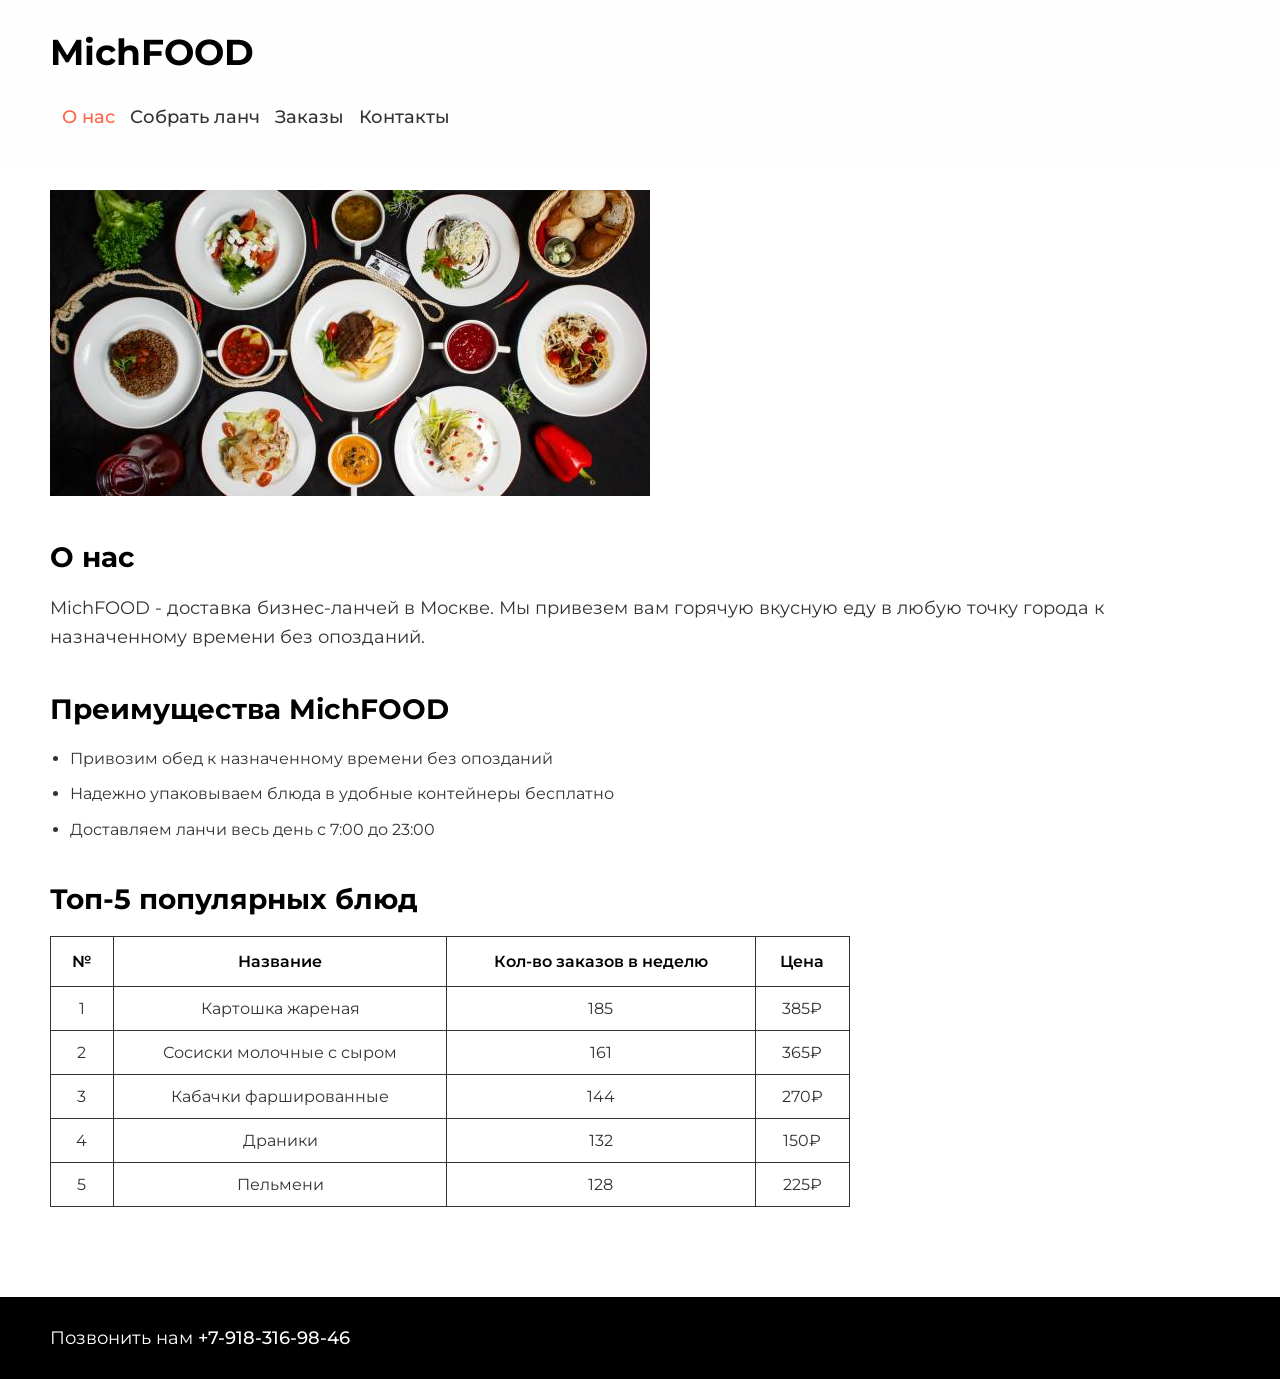
<file: index.html>
<!DOCTYPE html>
<html lang="ru">

<head>
	<meta charset="UTF-8">
	<meta name="viewport" content="width=device-width, initial-scale=1.0">
	<title>MichFOOD</title>

	<link rel="preconnect" href="https://fonts.googleapis.com">
	<link rel="preconnect" href="https://fonts.gstatic.com" crossorigin>
	<link href="https://fonts.googleapis.com/css2?family=Montserrat:wght@400;500;600;700&display=swap" rel="stylesheet">

	<link rel="stylesheet" href="styles.css">
</head>

<body>

	<header class="header">
		<h1 class="header__title">MichFOOD</h1>
		<nav class="header__nav">
			<a href="index.html" class="nav__link" id="active" title="Перейти">О нас</a>
			<a href="build-lunch.html" class="nav__link" title="Перейти">Собрать ланч</a>
			<a href="#" class="nav__link">Заказы</a>
			<a href="#contacts" class="nav__link">Контакты</a>
		</nav>
	</header>

	<main class="main">

		<section class="about">
			<img src="img/lunch1.jpeg" alt="Бизнес-ланчи" class="about__image">
			<h2 id="abbt" class="about__title">О нас</h2>
			<p class="about__text">
				MichFOOD - доставка бизнес-ланчей в Москве. Мы привезем вам горячую вкусную еду в любую точку города к назначенному времени без опозданий.
			</p>
		</section>

		<section class="advantages">
			<h2 class="advantages__title">Преимущества MichFOOD</h2>
			<ul class="advantages__list">
				<li class="advantages__item">Привозим обед к назначенному времени без опозданий</li>
				<li class="advantages__item">Надежно упаковываем блюда в удобные контейнеры бесплатно</li>
				<li class="advantages__item">Доставляем ланчи весь день с 7:00 до 23:00</li>
			</ul>
		</section>

		<section class="popular">
			<h2 class="popular__title">Топ-5 популярных блюд</h2>
			<table class="popular__table">
				<thead>
					<tr>
						<th>№</th>
						<th>Название</th>
						<th>Кол-во заказов в неделю</th>
						<th>Цена</th>
					</tr>
				</thead>
				<tbody>
					<tr>
						<td>1</td>
						<td>Картошка жареная</td>
						<td>185</td>
						<td>385₽</td>
					</tr>
					<tr>
						<td>2</td>
						<td>Сосиски молочные с сыром</td>
						<td>161</td>
						<td>365₽</td>
					</tr>
					<tr>
						<td>3</td>
						<td>Кабачки фаршированные</td>
						<td>144</td>
						<td>270₽</td>
					</tr>
					<tr>
						<td>4</td>
						<td>Драники</td>
						<td>132</td>
						<td>150₽</td>
					</tr>
					<tr>
						<td>5</td>
						<td>Пельмени</td>
						<td>128</td>
						<td>225₽</td>
					</tr>
				</tbody>
			</table>
		</section>

	</main>

	<footer id="contacts" class="footer">
		<p class="footer__text">Позвонить нам <a href="tel:+79183169846" class="footer__link">+7-918-316-98-46</a></p>
	</footer>

</body>

</html>
</file>
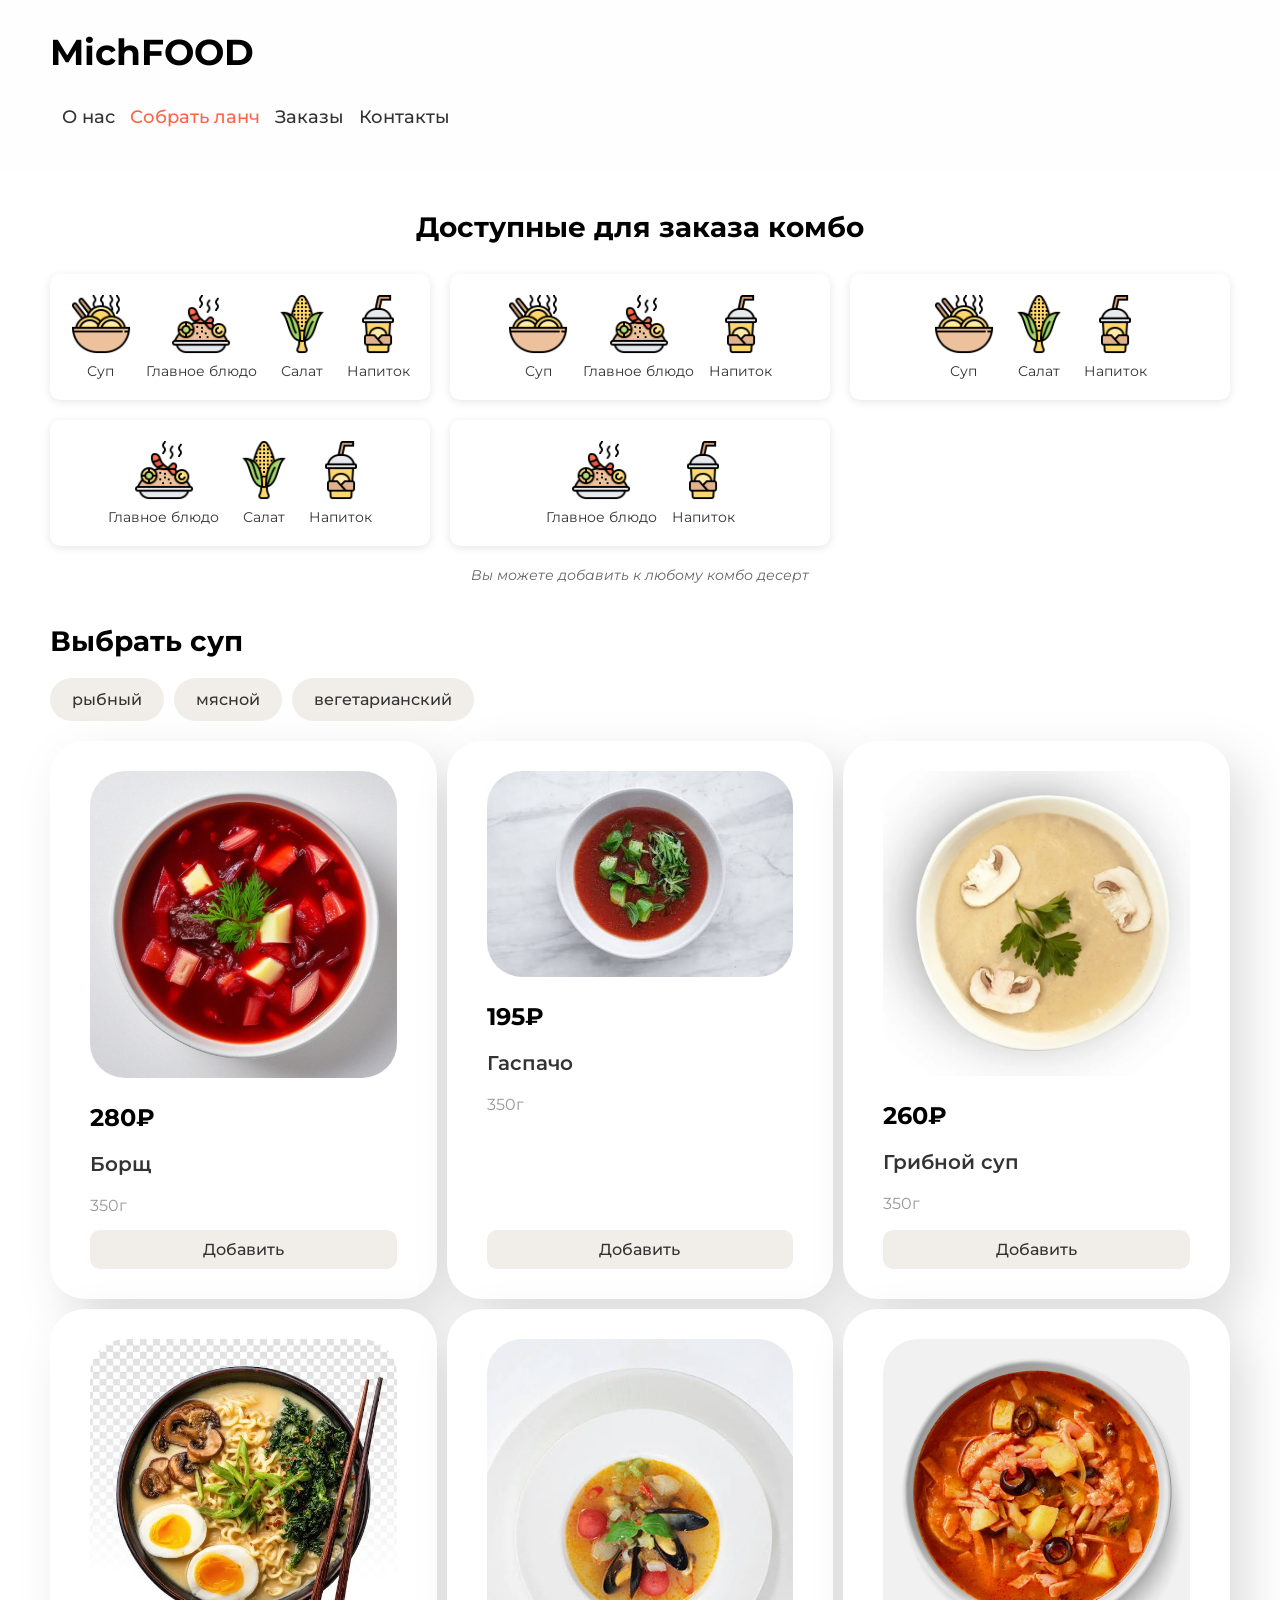
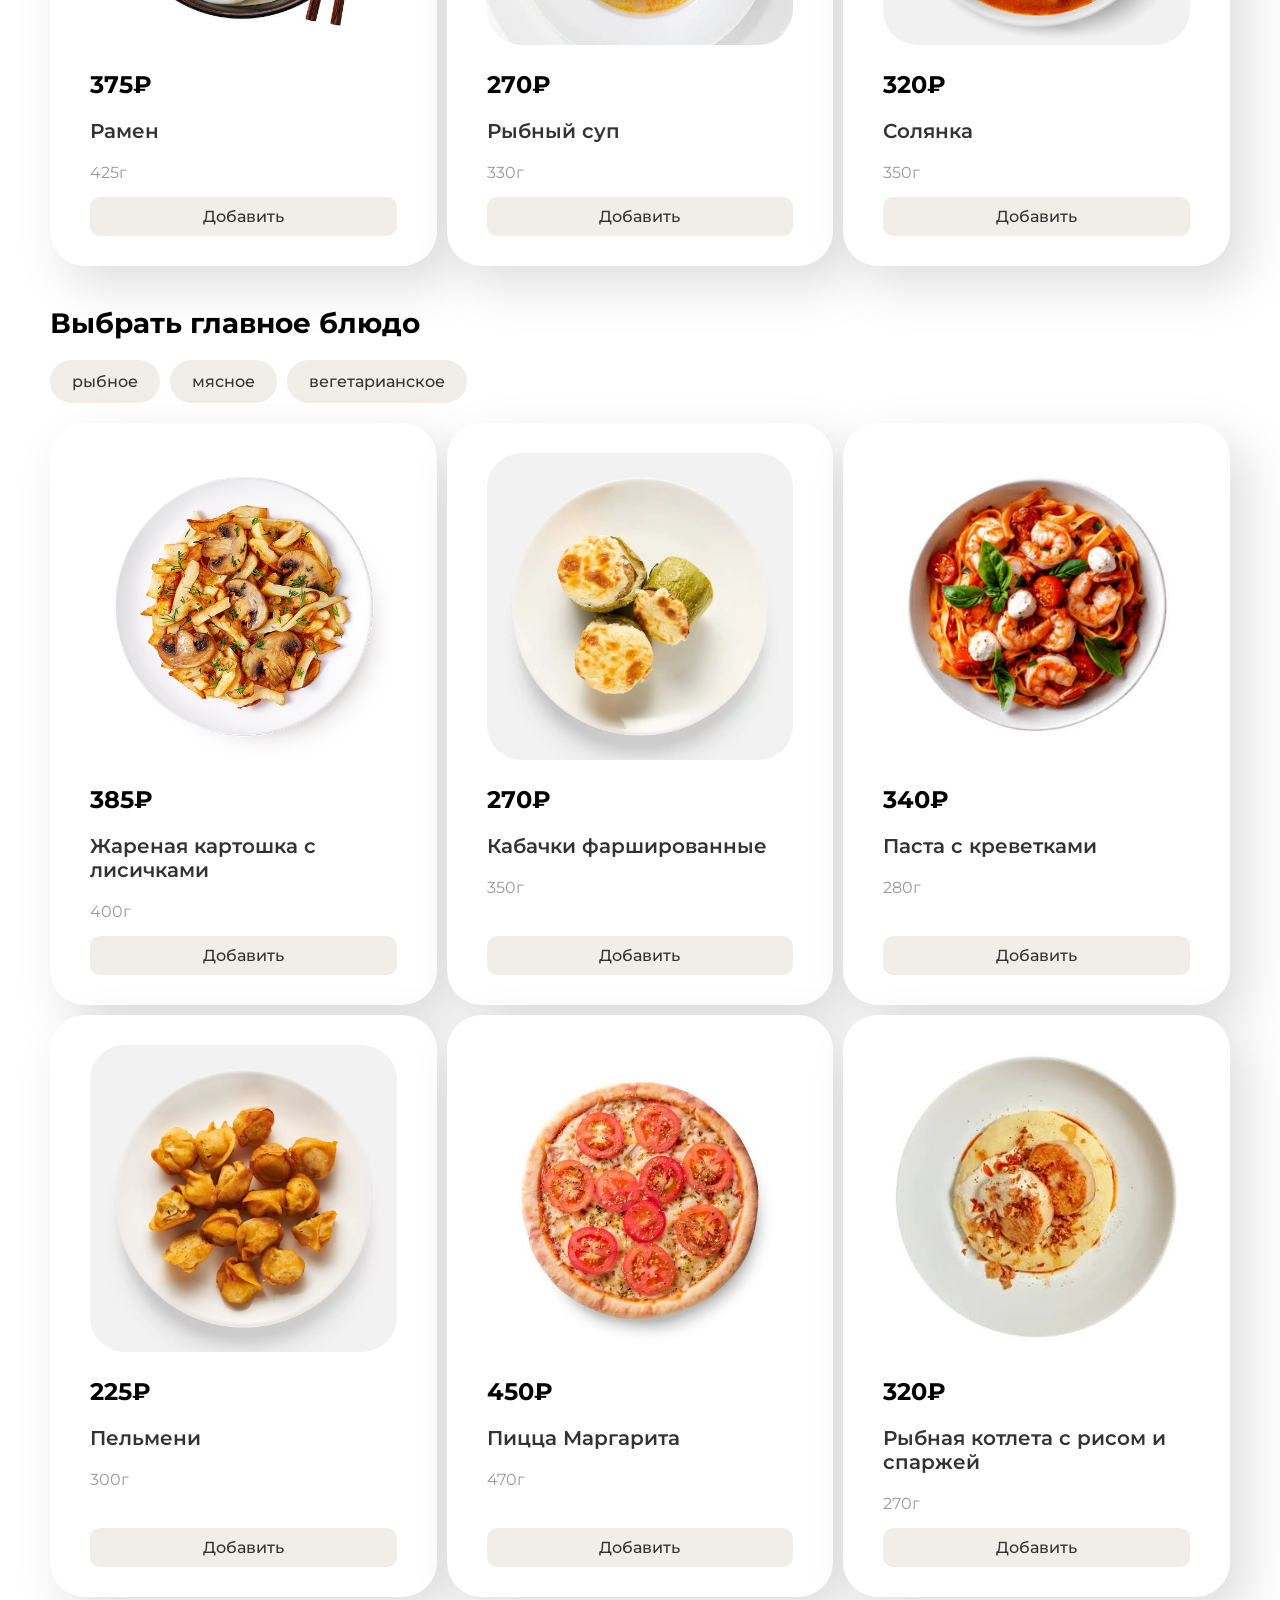
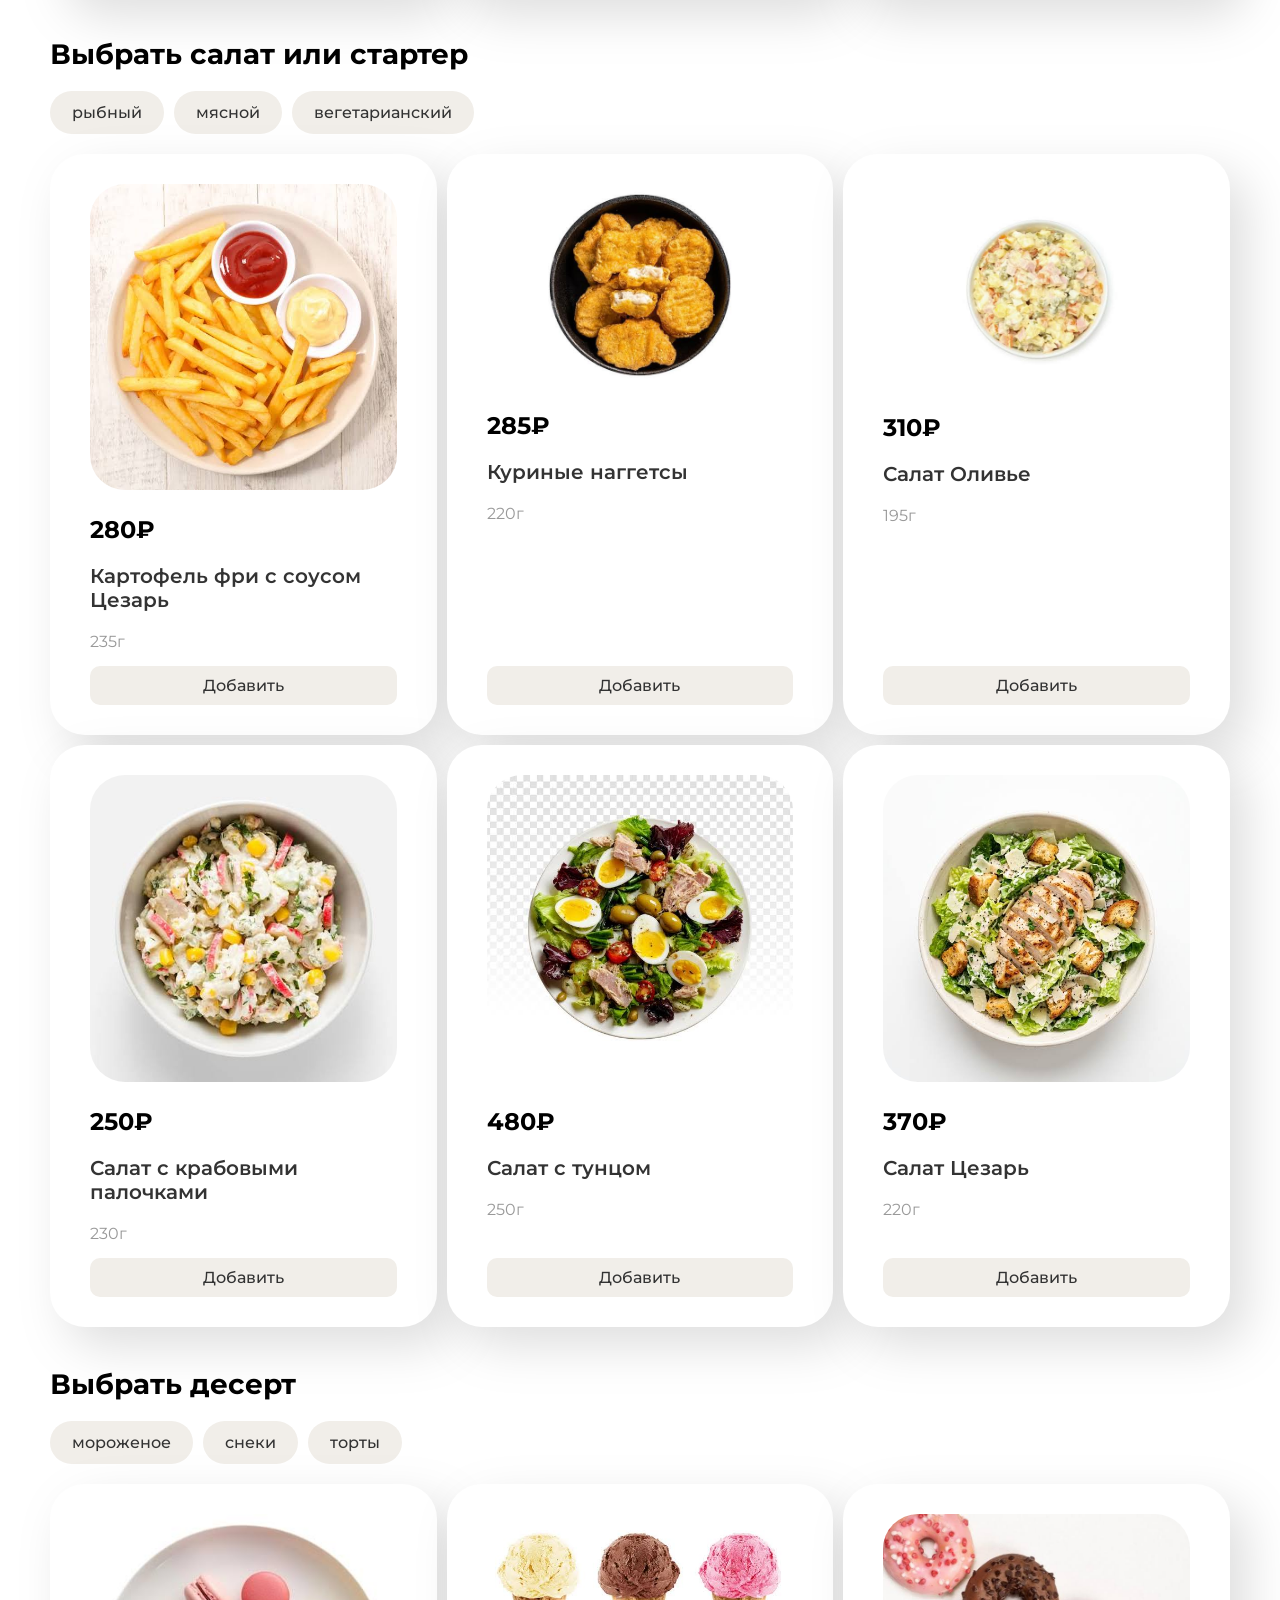
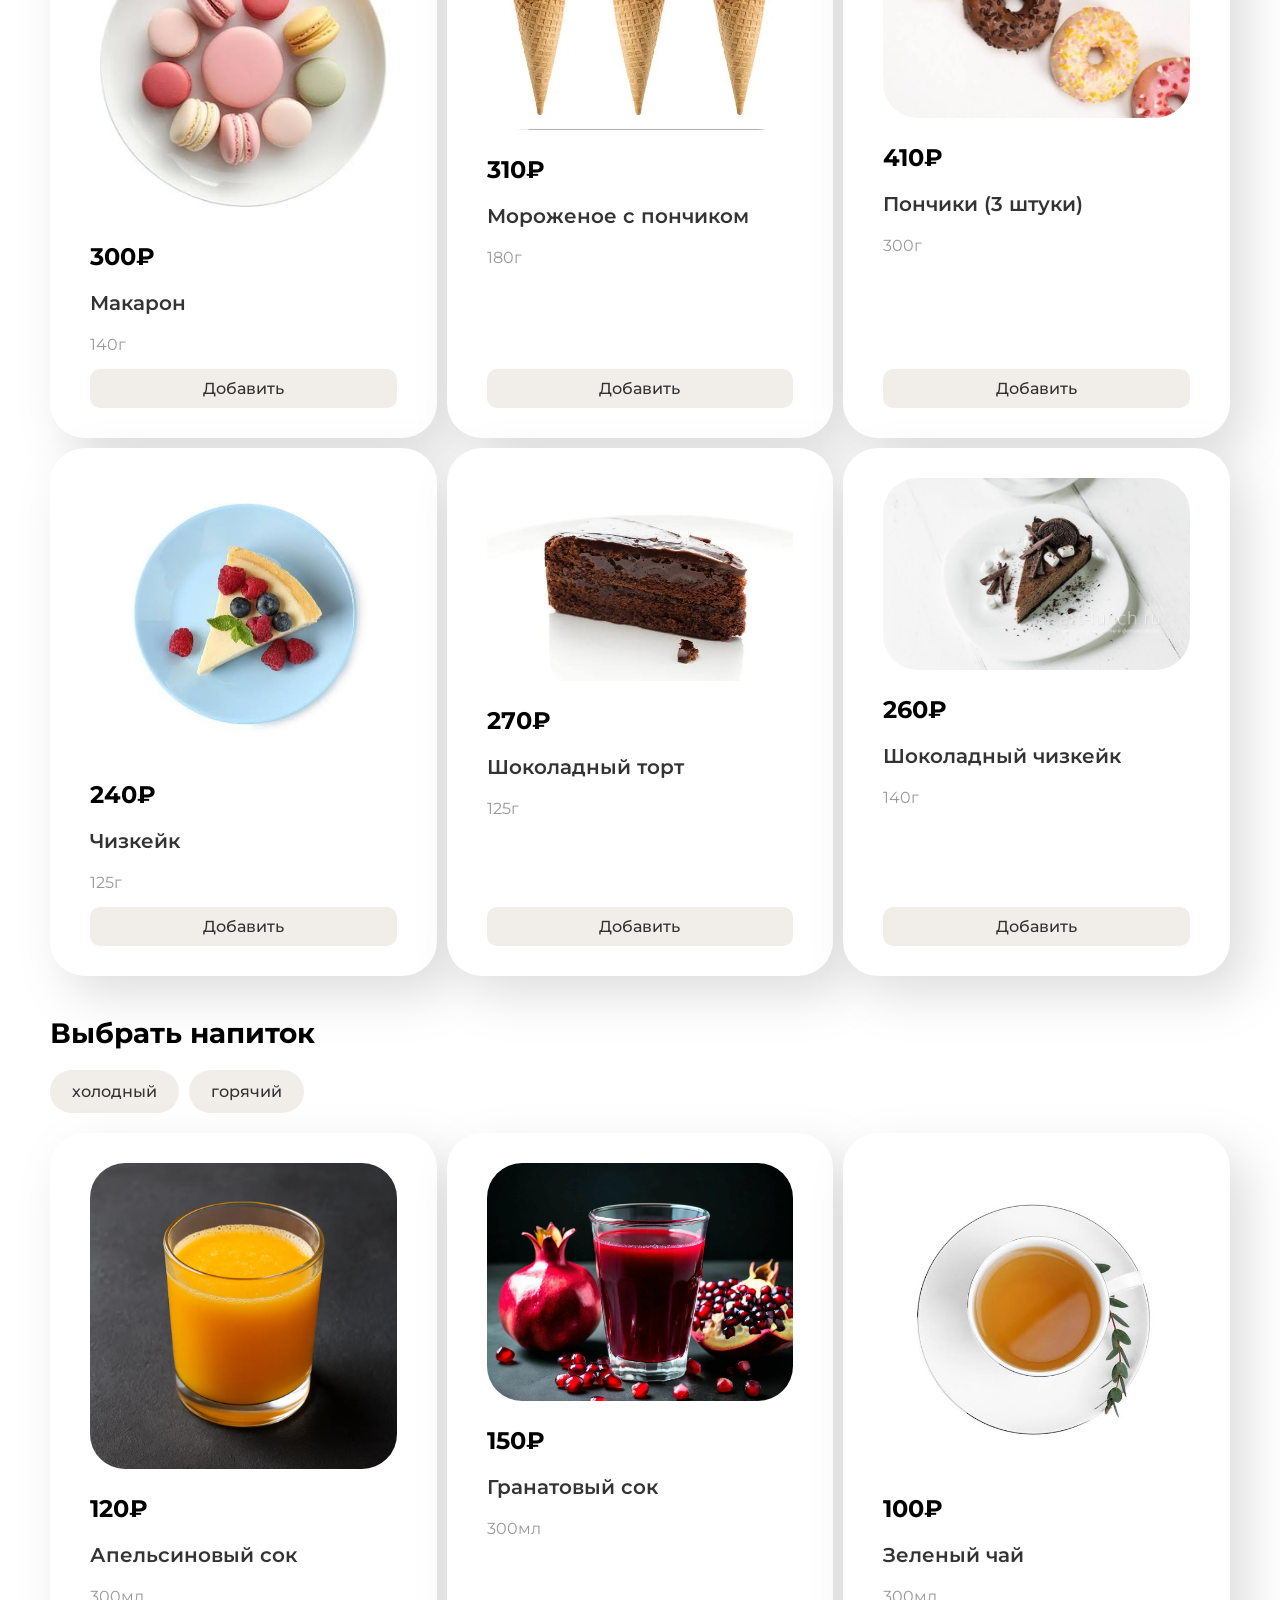
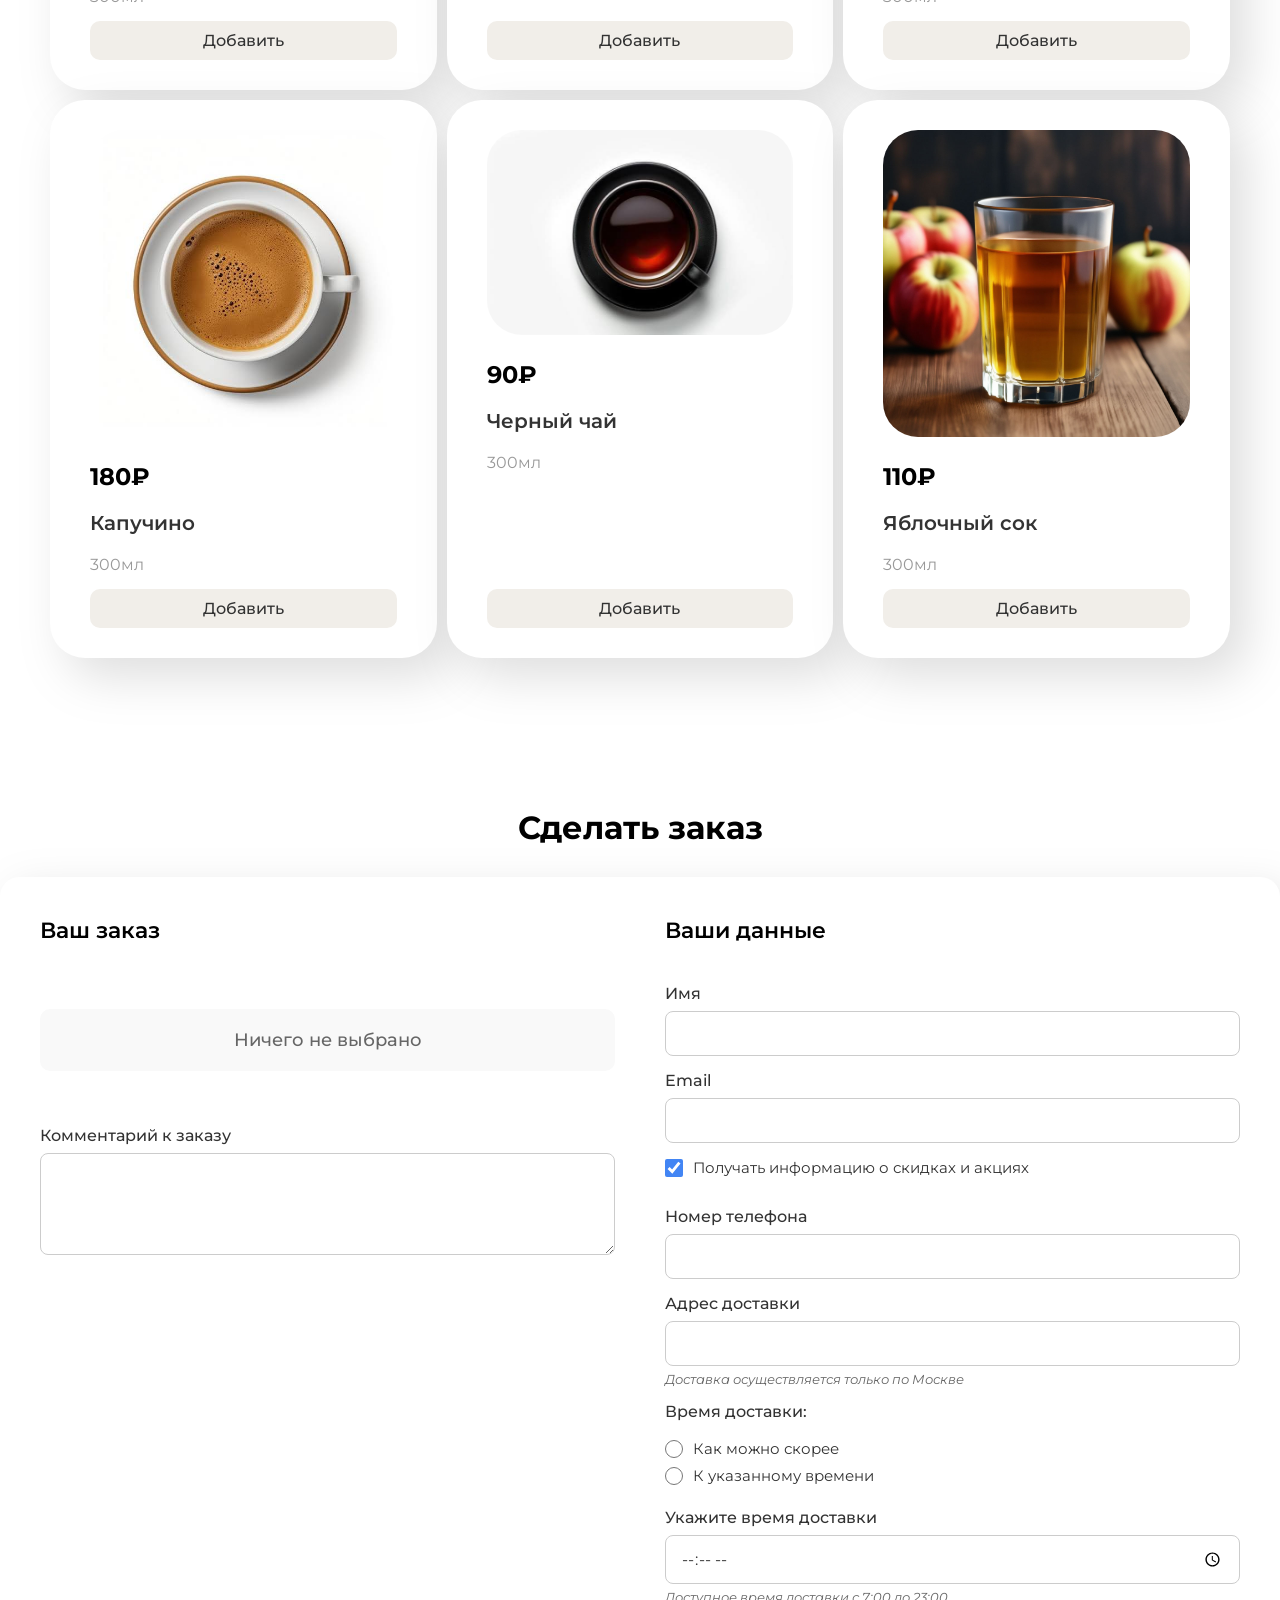
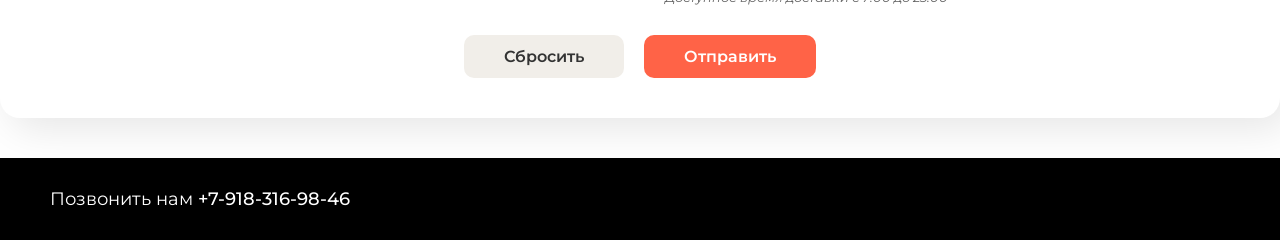
<file: build-lunch.html>
<!DOCTYPE html>
<html lang="ru">

<head>
	<meta charset="UTF-8">
	<meta name="viewport" content="width=device-width, initial-scale=1.0">
	<title>Собрать ланч - MichFOOD</title>

	<link rel="preconnect" href="https://fonts.googleapis.com">
	<link rel="preconnect" href="https://fonts.gstatic.com" crossorigin>
	<link href="https://fonts.googleapis.com/css2?family=Montserrat:wght@400;500;600;700&display=swap" rel="stylesheet">

	<link rel="stylesheet" href="styles.css">
	<link rel="stylesheet" href="lunch-styles.css">
</head>

<body>
	
	<header class="header">
		<h1 class="header__title">MichFOOD</h1>
		<nav class="header__nav">
			<a href="index.html" class="nav__link" title="Перейти">О нас</a>
			<a href="build-lunch.html" class="nav__link" id="active">Собрать ланч</a>
			<a href="#" class="nav__link">Заказы</a>
			<a href="#contacts" class="nav__link">Контакты</a>
		</nav>
	</header>

	<main class="main">

		<section class="combo-section">
			<h2 class="combo-section__title">Доступные для заказа комбо</h2>

			<div class="combo-grid">
				<!-- Комбо 1: Суп + Главное + Салат + Напиток -->
				<div class="combo-item">
					<div class="combo-dish">
						<img src="icons/soup.png" alt="Суп" class="combo-icon">
						<p class="combo-label">Суп</p>
					</div>
					<div class="combo-dish">
						<img src="icons/main.png" alt="Главное блюдо" class="combo-icon">
						<p class="combo-label">Главное блюдо</p>
					</div>
					<div class="combo-dish">
						<img src="icons/salad.png" alt="Салат" class="combo-icon">
						<p class="combo-label">Салат</p>
					</div>
					<div class="combo-dish">
						<img src="icons/drink.png" alt="Напиток" class="combo-icon">
						<p class="combo-label">Напиток</p>
					</div>
				</div>

				<!-- Комбо 2: Суп + Главное + Напиток -->
				<div class="combo-item">
					<div class="combo-dish">
						<img src="icons/soup.png" alt="Суп" class="combo-icon">
						<p class="combo-label">Суп</p>
					</div>
					<div class="combo-dish">
						<img src="icons/main.png" alt="Главное блюдо" class="combo-icon">
						<p class="combo-label">Главное блюдо</p>
					</div>
					<div class="combo-dish">
						<img src="icons/drink.png" alt="Напиток" class="combo-icon">
						<p class="combo-label">Напиток</p>
					</div>
				</div>

				<!-- Комбо 3: Суп + Салат + Напиток -->
				<div class="combo-item">
					<div class="combo-dish">
						<img src="icons/soup.png" alt="Суп" class="combo-icon">
						<p class="combo-label">Суп</p>
					</div>
					<div class="combo-dish">
						<img src="icons/salad.png" alt="Салат" class="combo-icon">
						<p class="combo-label">Салат</p>
					</div>
					<div class="combo-dish">
						<img src="icons/drink.png" alt="Напиток" class="combo-icon">
						<p class="combo-label">Напиток</p>
					</div>
				</div>

				<!-- Комбо 4: Главное + Салат + Напиток -->
				<div class="combo-item">
					<div class="combo-dish">
						<img src="icons/main.png" alt="Главное блюдо" class="combo-icon">
						<p class="combo-label">Главное блюдо</p>
					</div>
					<div class="combo-dish">
						<img src="icons/salad.png" alt="Салат" class="combo-icon">
						<p class="combo-label">Салат</p>
					</div>
					<div class="combo-dish">
						<img src="icons/drink.png" alt="Напиток" class="combo-icon">
						<p class="combo-label">Напиток</p>
					</div>
				</div>

				<!-- Комбо 5: Главное + Напиток -->
				<div class="combo-item">
					<div class="combo-dish">
						<img src="icons/main.png" alt="Главное блюдо" class="combo-icon">
						<p class="combo-label">Главное блюдо</p>
					</div>
					<div class="combo-dish">
						<img src="icons/drink.png" alt="Напиток" class="combo-icon">
						<p class="combo-label">Напиток</p>
					</div>
				</div>
			</div>

			<p class="combo-note">Вы можете добавить к любому комбо десерт</p>
		</section>

		<section class="dishes" data-category="soup">
			<h2 class="dishes__title">Выбрать суп</h2>
			<div class="dishes__filters">
				<button class="filter-button" data-kind="fish">рыбный</button>
				<button class="filter-button" data-kind="meat">мясной</button>
				<button class="filter-button" data-kind="veg">вегетарианский</button>
			</div>
			<div class="dishes__grid">
				<!-- Блюда будут добавлены через JavaScript -->
			</div>
		</section>

		<section class="dishes" data-category="main">
			<h2 class="dishes__title">Выбрать главное блюдо</h2>
			<div class="dishes__filters">
				<button class="filter-button" data-kind="fish">рыбное</button>
				<button class="filter-button" data-kind="meat">мясное</button>
				<button class="filter-button" data-kind="veg">вегетарианское</button>
			</div>
			<div class="dishes__grid">
				<!-- Блюда будут добавлены через JavaScript -->
			</div>
		</section>

		<section class="dishes" data-category="salad">
			<h2 class="dishes__title">Выбрать салат или стартер</h2>
			<div class="dishes__filters">
				<button class="filter-button" data-kind="fish">рыбный</button>
				<button class="filter-button" data-kind="meat">мясной</button>
				<button class="filter-button" data-kind="veg">вегетарианский</button>
			</div>
			<div class="dishes__grid">
				<!-- Блюда будут добавлены через JavaScript -->
			</div>
		</section>

		<section class="dishes" data-category="dessert">
			<h2 class="dishes__title">Выбрать десерт</h2>
			<div class="dishes__filters">
				<button class="filter-button" data-kind="icecream">мороженое</button>
				<button class="filter-button" data-kind="snack">снеки</button>
				<button class="filter-button" data-kind="cake">торты</button>
			</div>
			<div class="dishes__grid">
				<!-- Блюда будут добавлены через JavaScript -->
			</div>
		</section>

		<section class="dishes" data-category="drink">
			<h2 class="dishes__title">Выбрать напиток</h2>
			<div class="dishes__filters">
				<button class="filter-button" data-kind="cold">холодный</button>
				<button class="filter-button" data-kind="hot">горячий</button>
			</div>
			<div class="dishes__grid">
				<!-- Блюда будут добавлены через JavaScript -->
			</div>
		</section>

	</main>

	<section class="order-section">
		<h2 class="order-section__title">Сделать заказ</h2>
		<form class="order-form" action="https://httpbin.org/post" method="POST">
			<div class="order-form__container">

				<!-- Блок "Ваш заказ" -->
				<div class="order-form__block">
					<h3 class="order-form__subtitle">Ваш заказ</h3>

					<div id="order-display">
						<p class="order-empty">Ничего не выбрано</p>
					</div>

					<label for="comment" class="order-form__label">Комментарий к заказу</label>
					<textarea id="comment" name="comment" class="order-form__textarea" rows="4"></textarea>
				</div>

				<!-- Блок "Ваши данные" -->
				<div class="order-form__block">
					<h3 class="order-form__subtitle">Ваши данные</h3>

					<label for="name" class="order-form__label">Имя</label>
					<input type="text" id="name" name="name" class="order-form__input" required>

					<label for="email" class="order-form__label">Email</label>
					<input type="email" id="email" name="email" class="order-form__input" required>

					<div class="order-form__checkbox-wrapper">
						<input type="checkbox" id="subscribe" name="subscribe" class="order-form__checkbox" checked>
						<label for="subscribe" class="order-form__checkbox-label">Получать информацию о скидках и акциях</label>
					</div>

					<label for="phone" class="order-form__label">Номер телефона</label>
					<input type="tel" id="phone" name="phone" class="order-form__input" required>

					<label for="address" class="order-form__label">Адрес доставки</label>
					<input type="text" id="address" name="address" class="order-form__input" required>
					<p class="order-form__hint">Доставка осуществляется только по Москве</p>

					<fieldset class="order-form__fieldset">
						<legend class="order-form__legend">Время доставки:</legend>

						<div class="order-form__radio-wrapper">
							<input type="radio" id="asap" name="delivery-time" value="asap" class="order-form__radio" required>
							<label for="asap" class="order-form__radio-label">Как можно скорее</label>
						</div>

						<div class="order-form__radio-wrapper">
							<input type="radio" id="specific-time" name="delivery-time" value="specific-time" class="order-form__radio" required>
							<label for="specific-time" class="order-form__radio-label">К указанному времени</label>
						</div>
					</fieldset>

					<label for="time" class="order-form__label">Укажите время доставки</label>
					<input type="time" id="time" name="time" class="order-form__input" min="07:00" max="23:00" step="300">
					<p class="order-form__hint">Доступное время доставки с 7:00 до 23:00</p>
				</div>

			</div>

			<!-- Кнопки -->
			<div class="order-form__buttons">
				<button type="reset" class="order-form__button order-form__button--reset">Сбросить</button>
				<button type="submit" class="order-form__button order-form__button--submit">Отправить</button>
			</div>
		</form>
	</section>

	<footer id="contacts" class="footer">
		<p class="footer__text">Позвонить нам <a href="tel:+79183169846" class="footer__link">+7-918-316-98-46</a></p>
	</footer>

	<script src="dishes.js"></script>
	<script src="display-dishes.js"></script>
	<script src="filter.js"></script>
	<script src="order.js"></script>
	<script src="validation.js"></script>

</body>

</html>
</file>
<file: styles.css>
/* Универсальный селектор */
* {
	box-sizing: border-box;
}

/* Основные стили body */
body {
	margin: 0;
	padding: 0px;
	font-family: 'Montserrat', sans-serif;
	font-size: 16px;
	color: #333;
	min-height: 100vh;
	display: flex;
	flex-direction: column;
}

/* Main занимает все доступное пространство */
.main {
	flex: 1;
}

/* Header */
.header {
	margin: 0;
	padding: 30px 50px;
	background-color: #fefefe;
	
}

.header__title {
	margin: 0 0 20px 0;
	font-size: 36px;
	font-weight: 700;
	color: #000;
	text-align: left;
}

.header__nav {
	margin: 0;
	padding: 12px;
}

/* Навигация */
.header__nav {
	display: flex;
	flex-wrap: wrap;
	gap: 15px;
}

.nav__link {
	text-decoration: none;
	font-family: 'Montserrat', sans-serif;
	font-size: 18px;
	font-weight: 500;
	color: #333;
}

.nav__link:hover {
	color: #ed4001;
}

.nav__link#active {
	color: tomato;
}

/* Main */
.main {
	margin: 0;
	padding: 0 50px 50px 50px;
	flex: 1;
}

/* Секция О нас */
.about {
	margin: 20px 0;
	padding: 0;
}

.about__image {
	width: 100%;
	max-width: 600px;
	height: auto;
	margin-bottom: 20px;
}

.about__title {
	margin: 20px 0;
	font-size: 28px;
	font-weight: 700;
	color: #000;
}

.about__text {
	margin: 0;
	padding: 0;
	font-size: 18px;
	font-weight: 400;
	color: #333;
	line-height: 1.6;
}

/* Секция Преимущества */
.advantages {
	margin: 40px 0;
	padding: 0;
}

.advantages__title {
	margin: 20px 0;
	font-size: 28px;
	font-weight: 700;
	color: #000;
}

.advantages__list {
	margin: 20px 0;
	padding-left: 20px;
}

.advantages__item {
	margin: 10px 0;
	font-size: 16px;
	font-weight: 400;
	color: #333;
	line-height: 1.6;
}

/* Секция Популярные блюда */
.popular {
	margin: 40px 0;
	padding: 0;
}

.popular__title {
	margin: 20px 0;
	font-size: 28px;
	font-weight: 700;
	color: #000;
}

/* Таблица */
.popular__table {
	width: 100%;
	max-width: 800px;
	margin: 20px 0;
	padding: 0;
	border: 1px solid #acaeba;
	border-collapse: collapse;
}

.popular__table thead {
	background-color: #ffffff;
}

.popular__table th {
	padding: 15px;
	border: 1px solid #333;
	text-align: center;
	font-size: 16px;
	font-weight: 600;
	color: #000;
}

.popular__table td {
	padding: 12px 15px;
	border: 1px solid #333;
	text-align: center;
	font-size: 16px;
	font-weight: 400;
	color: #333;
}

/* Footer */
.footer {
	margin: 0;
	padding: 30px 50px;
	background-color: black;
	color: white;
}

.footer__text {
	margin: 0;
	padding: 0;
	font-size: 18px;
	font-weight: 400;
	color: white;
}

.footer__link {
	text-decoration: none;
	font-family: 'Montserrat', sans-serif;
	font-size: 18px;
	font-weight: 500;
	color: white;
}

.footer__link:hover {
	color: #ff6b35;
}

/* Адаптивность для главной страницы */

/* ≤800px */
@media (max-width: 800px) {
	.about__image {
		width: 500px;
	}

	.header__nav {
		justify-content: space-between;
	}

	.header__title {
		text-align: center;
	}
}

/* ≤600px */
@media (max-width: 600px) {
	.header__nav {
		flex-direction: column;
		align-items: center;
	}

	.nav__link {
		font-size: 22px;
	}

	.about__image {
		width: 100%;
	}

	.popular__table th,
	.popular__table td {
		font-size: 14px;
	}
}

/* ≤400px */
@media (max-width: 400px) {
	.popular__table th,
	.popular__table td {
		font-size: 12px;
	}
}
</file>
<file: lunch-styles.css>
/* Стили для страницы "Собрать ланч" */

/* Секция с блюдами */
.dishes {
	margin: 40px 0;
	padding: 0;
}

.dishes__title {
	margin: 20px 0;
	font-size: 28px;
	font-weight: 700;
	color: #000;
}

/* Grid сетка для блюд */
.dishes__grid {
	display: grid;
	grid-template-columns: repeat(3, 1fr);
	gap: 10px;
	margin: 20px 0;
}

/* Flex контейнер для каждого блюда */
.dish {
	display: flex;
	flex-direction: column;
	padding: 30px 40px;
	border-radius: 35px;
	cursor: pointer;
	filter: drop-shadow(17px 19px 24px rgba(0, 0, 0, 0.13));
	background-color: white;
	transition: border 0.3s ease;
}

.dish:hover {
	border: 2px solid tomato;
}

/* Изменение цвета кнопки при наведении на блок */
.dish:hover .dish__button {
	background-color: tomato;
	color: white;
}

/* Изображение блюда */
.dish__image {
	width: 100%;
	border-radius: 35px;
	margin-bottom: 15px;
}

/* Цена */
.dish__price {
	margin: 10px 0;
	font-size: 24px;
	font-weight: 700;
	color: #000;
}

/* Название блюда */
.dish__name {
	margin: 10px 0;
	font-size: 20px;
	font-weight: 600;
	color: #333;
}

/* Вес/объем */
.dish__weight {
	margin: 10px 0 auto;
	font-size: 16px;
	font-weight: 400;
	color: #999;
}

/* Кнопка */
.dish__button {
	margin-top: 15px;
	padding: 10px 30px;
	background-color: #f1eee9;
	border: none;
	border-radius: 10px;
	cursor: pointer;
	font-family: 'Montserrat', sans-serif;
	font-size: 16px;
	font-weight: 500;
	color: #333;
	transition: background-color 0.3s ease, color 0.3s ease;
}

.dish__button:hover {
	background-color: tomato;
	color: white;
}

/* Адаптивность для ширины ≤800px */
@media (max-width: 800px) {
	.dishes__grid {
		grid-template-columns: repeat(2, 1fr);
	}

	.header__nav {
		justify-content: space-between;
	}

	.header__title {
		text-align: center;
	}
}

/* Адаптивность для ширины ≤600px */
@media (max-width: 600px) {
	.header__nav {
		flex-direction: column;
		align-items: center;
	}

	.nav__link {
		font-size: 22px;
	}

	.dishes__title {
		text-align: center;
	}

	.dishes__grid {
		grid-template-columns: 1fr;
	}
}

/* Стили для секции заказа */
.order-section {
	margin: 60px 0 40px 0;
	padding: 0;
}

.order-section__title {
	margin: 0 0 30px 0;
	font-size: 32px;
	font-weight: 700;
	color: #000;
	text-align: center;
}

/* Форма заказа */
.order-form {
	background-color: #fff;
	border-radius: 20px;
	padding: 40px;
	filter: drop-shadow(10px 10px 20px rgba(0, 0, 0, 0.1));
}

.order-form__container {
	display: grid;
	grid-template-columns: 1fr 1fr;
	gap: 50px;
	margin-bottom: 30px;
}

.order-form__block {
	display: flex;
	flex-direction: column;
}

.order-form__subtitle {
	margin: 0 0 25px 0;
	font-size: 22px;
	font-weight: 600;
	color: #000;
}

.order-form__label {
	margin: 15px 0 8px 0;
	font-size: 16px;
	font-weight: 500;
	color: #333;
}

.order-form__select,
.order-form__input,
.order-form__textarea {
	padding: 12px 15px;
	font-family: 'Montserrat', sans-serif;
	font-size: 16px;
	color: #333;
	border: 1px solid #ccc;
	border-radius: 8px;
	background-color: #fff;
	transition: border-color 0.3s ease;
}

.order-form__select:focus,
.order-form__input:focus,
.order-form__textarea:focus {
	outline: none;
	border-color: tomato;
}

.order-form__textarea {
	resize: vertical;
	min-height: 80px;
}

/* Чекбокс */
.order-form__checkbox-wrapper {
	display: flex;
	align-items: center;
	margin: 15px 0;
}

.order-form__checkbox {
	width: 18px;
	height: 18px;
	margin: 0 10px 0 0;
	cursor: pointer;
	accent-color: #4285f4;
}

.order-form__checkbox-label {
	font-size: 15px;
	font-weight: 400;
	color: #333;
	cursor: pointer;
}

/* Подсказки */
.order-form__hint {
	margin: 5px 0 0 0;
	font-size: 13px;
	font-weight: 400;
	color: #666;
	font-style: italic;
}

/* Fieldset для радиокнопок */
.order-form__fieldset {
	border: none;
	padding: 0;
	margin: 15px 0 0 0;
}

.order-form__legend {
	padding: 0;
	margin: 0 0 10px 0;
	font-size: 16px;
	font-weight: 500;
	color: #333;
}

.order-form__radio-wrapper {
	display: flex;
	align-items: center;
	margin: 8px 0;
}

.order-form__radio {
	width: 18px;
	height: 18px;
	margin: 0 10px 0 0;
	cursor: pointer;
	accent-color: tomato;
}

.order-form__radio-label {
	font-size: 15px;
	font-weight: 400;
	color: #333;
	cursor: pointer;
}

/* Кнопки */
.order-form__buttons {
	display: flex;
	justify-content: center;
	gap: 20px;
	margin-top: 30px;
}

.order-form__button {
	padding: 12px 40px;
	font-family: 'Montserrat', sans-serif;
	font-size: 16px;
	font-weight: 600;
	border: none;
	border-radius: 10px;
	cursor: pointer;
	transition: all 0.3s ease;
}

.order-form__button--reset {
	background-color: #f1eee9;
	color: #333;
}

.order-form__button--reset:hover {
	background-color: #e0ddd8;
}

.order-form__button--submit {
	background-color: tomato;
	color: white;
}

.order-form__button--submit:hover {
	background-color: #d63c14;
}

/* Адаптивность для формы */
@media (max-width: 900px) {
	.order-form__container {
		grid-template-columns: 1fr;
		gap: 30px;
	}
}

@media (max-width: 600px) {
	.order-form {
		padding: 25px 20px;
	}

	.order-section__title {
		font-size: 26px;
	}

	.order-form__subtitle {
		font-size: 20px;
	}

	.order-form__buttons {
		flex-direction: column;
		gap: 15px;
	}

	.order-form__button {
		width: 100%;
	}
}

/* Стили для блока "Ваш заказ" */
#order-display {
	margin: 20px 0;
}

.order-empty {
	margin: 20px 0;
	font-size: 18px;
	font-weight: 500;
	color: #666;
	text-align: center;
	padding: 20px;
	background-color: #f9f9f9;
	border-radius: 10px;
}

.order-item {
	margin: 15px 0;
	padding: 15px 0;
	border-bottom: 1px solid #eee;
}

.order-item:last-of-type {
	border-bottom: none;
}

.order-item__category {
	margin: 0 0 8px 0;
	font-size: 16px;
	font-weight: 600;
	color: #000;
}

.order-item__name {
	margin: 0;
	font-size: 15px;
	font-weight: 400;
	color: #333;
}

.order-item__empty {
	margin: 0;
	font-size: 15px;
	font-weight: 400;
	color: #999;
	font-style: italic;
}

.order-total {
	margin: 25px 0 15px 0;
	padding: 20px;
	background-color: #f1eee9;
	border-radius: 10px;
}

.order-total__label {
	margin: 0 0 10px 0;
	font-size: 18px;
	font-weight: 600;
	color: #000;
}

.order-total__price {
	margin: 0;
	font-size: 24px;
	font-weight: 700;
	color: tomato;
}

/* Стили для фильтров */
.dishes__filters {
	display: flex;
	gap: 10px;
	margin: 20px 0;
	flex-wrap: wrap;
}

.filter-button {
	padding: 10px 20px;
	background-color: #f1eee9;
	border: 2px solid transparent;
	border-radius: 50px;
	cursor: pointer;
	font-family: 'Montserrat', sans-serif;
	font-size: 16px;
	font-weight: 500;
	color: #333;
	transition: all 0.3s ease;
}

.filter-button:hover {
	background-color: #e0ddd8;
	border-color: #d0cdc8;
}

.filter-button.active {
	background-color: #d4f4dd;
	border-color: #28a745;
	color: #155724;
	font-weight: 600;
}

/* Стили для секции комбо */
.combo-section {
	margin: 40px 0;
	padding: 0;
}

.combo-section__title {
	margin: 20px 0 30px 0;
	font-size: 28px;
	font-weight: 700;
	color: #000;
	text-align: center;
}

.combo-grid {
	display: grid;
	grid-template-columns: repeat(3, 1fr);
	gap: 20px;
	margin-bottom: 20px;
}

.combo-item {
	display: flex;
	justify-content: center;
	align-items: center;
	gap: 15px;
	padding: 20px;
	background-color: #fff;
	border-radius: 10px;
	box-shadow: 0 2px 8px rgba(0, 0, 0, 0.1);
}

.combo-dish {
	display: flex;
	flex-direction: column;
	align-items: center;
	gap: 8px;
}

.combo-icon {
	width: 60px;
	height: 60px;
	object-fit: contain;
	transition: transform 0.3s ease;
}

.combo-icon:hover {
	transform: translateY(-5px) scale(1.1);
}

.combo-label {
	font-size: 14px;
	color: #333;
	text-align: center;
	margin: 0;
}

.combo-note {
	text-align: center;
	font-size: 14px;
	color: #666;
	font-style: italic;
	margin-top: 10px;
}

/* Адаптивность для комбо */
@media (max-width: 900px) {
	.combo-grid {
		grid-template-columns: repeat(2, 1fr);
	}
}

@media (max-width: 600px) {
	.combo-grid {
		grid-template-columns: 1fr;
	}

	.combo-item {
		flex-wrap: wrap;
	}
}

/* Стили для модального окна (уведомления) */
.notification-overlay {
	position: fixed;
	top: 0;
	left: 0;
	width: 100%;
	height: 100%;
	background-color: rgba(0, 0, 0, 0.5);
	display: flex;
	justify-content: center;
	align-items: center;
	z-index: 9999;
}

.notification {
	background-color: white;
	border-radius: 10px;
	padding: 40px;
	max-width: 500px;
	width: 90%;
	text-align: center;
	box-shadow: 0 4px 20px rgba(0, 0, 0, 0.2);
}

.notification__emoji {
	font-size: 48px;
	margin-bottom: 20px;
}

.notification__text {
	font-size: 18px;
	color: #333;
	margin-bottom: 30px;
	line-height: 1.5;
}

.notification__button {
	background-color: white;
	color: #333;
	border: 2px solid #333;
	padding: 12px 40px;
	font-size: 16px;
	border-radius: 25px;
	cursor: pointer;
	transition: all 0.3s ease;
	font-family: 'Montserrat', sans-serif;
	font-weight: 500;
}

.notification__button:hover {
	background-color: #333;
	color: white;
}
</file>
